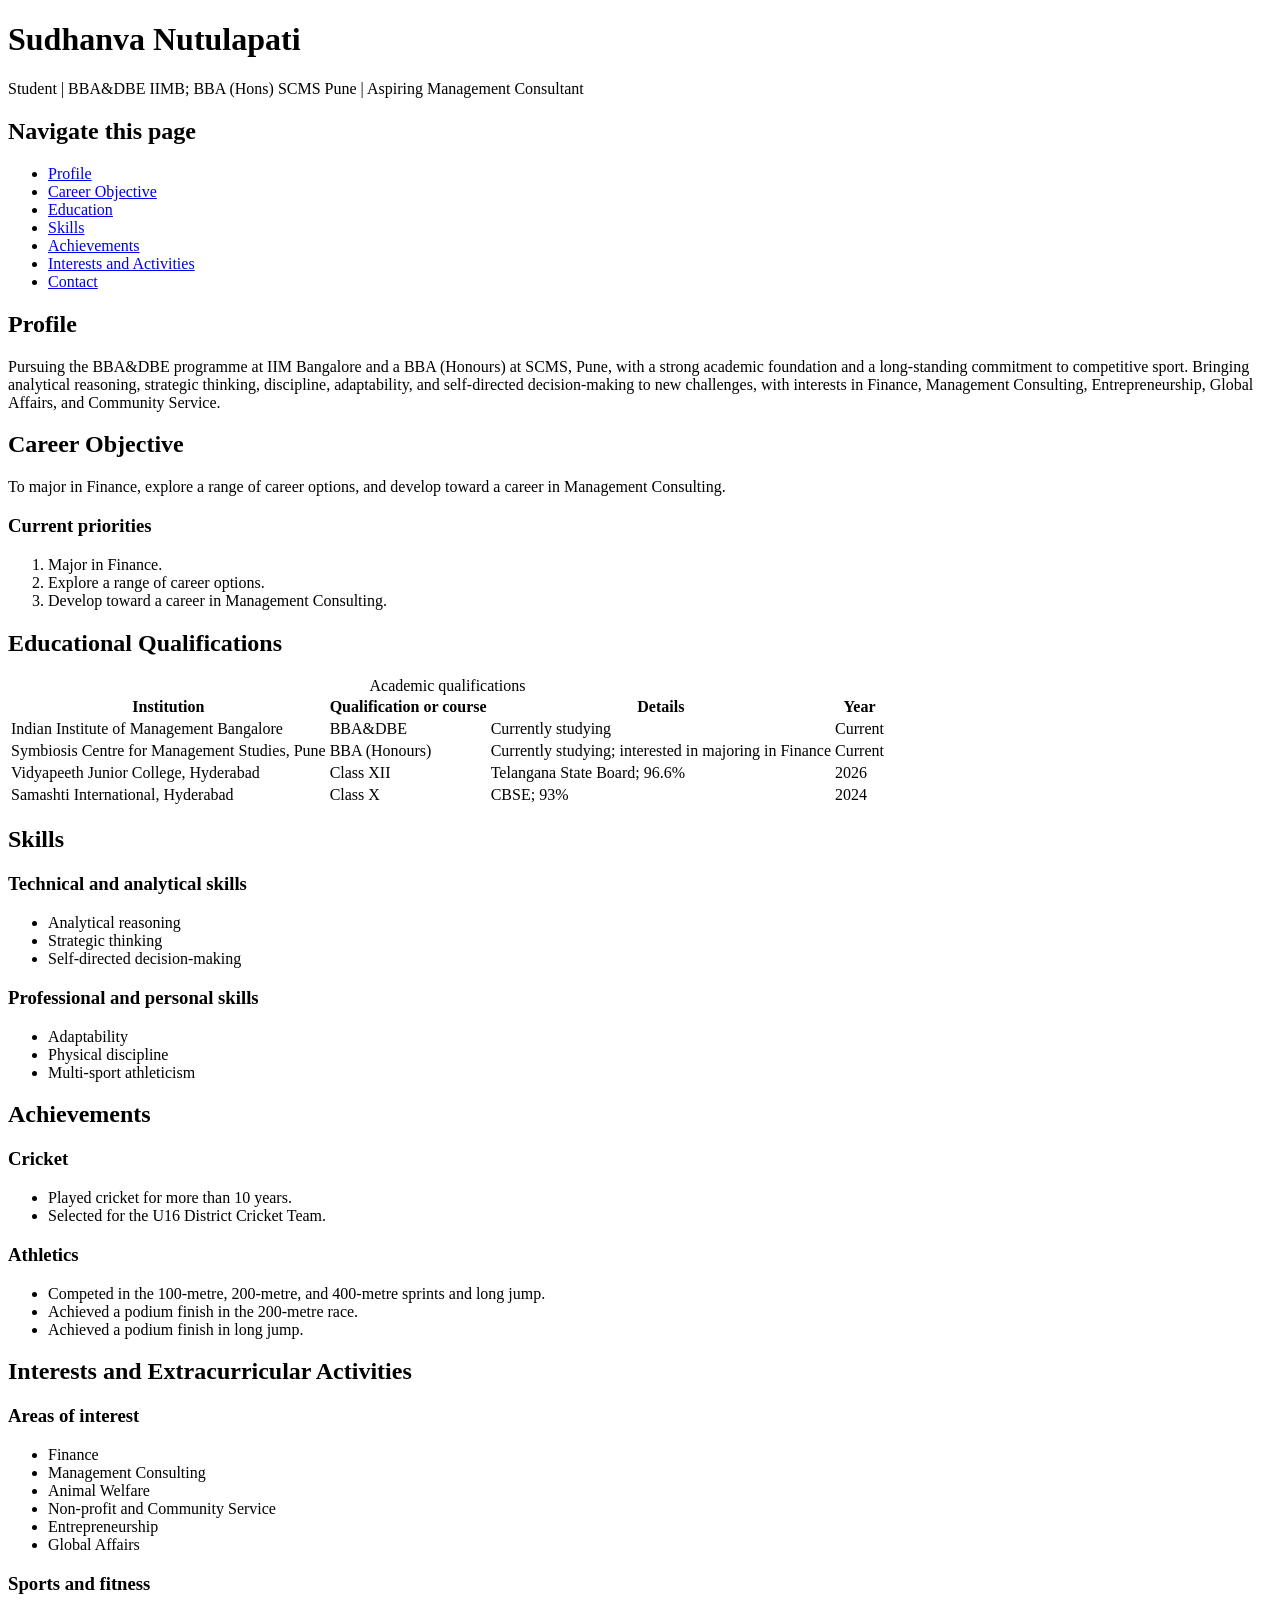
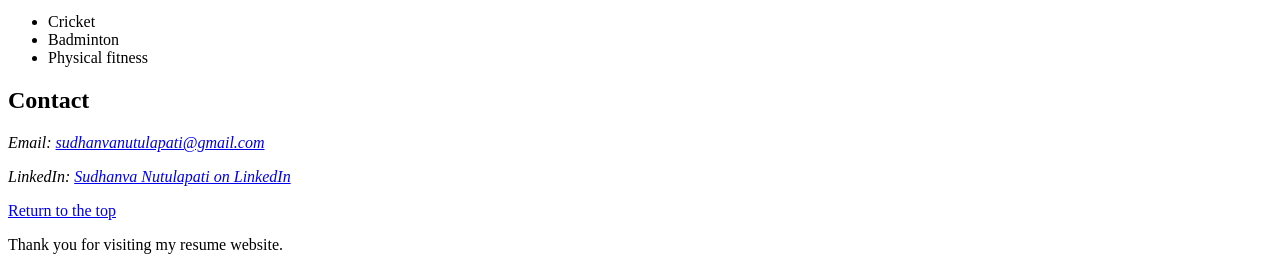
<file: index.html>
<!DOCTYPE html>
<html lang="en">
  <head>
    <meta charset="UTF-8">
    <meta name="viewport" content="width=device-width, initial-scale=1.0">
    <title>Sudhanva Nutulapati | Student and Aspiring Management Consultant</title>
  </head>
  <body>
    <header id="top">
      <h1>Sudhanva Nutulapati</h1>
      <p>Student | BBA&amp;DBE IIMB; BBA (Hons) SCMS Pune | Aspiring Management Consultant</p>
    </header>

    <nav aria-label="Main navigation">
      <h2>Navigate this page</h2>
      <ul>
        <li><a href="#profile">Profile</a></li>
        <li><a href="#objective">Career Objective</a></li>
        <li><a href="#education">Education</a></li>
        <li><a href="#skills">Skills</a></li>
        <li><a href="#achievements">Achievements</a></li>
        <li><a href="#interests">Interests and Activities</a></li>
        <li><a href="#contact">Contact</a></li>
      </ul>
    </nav>

    <main>
      <section id="profile">
        <h2>Profile</h2>
        <p>
          Pursuing the BBA&amp;DBE programme at IIM Bangalore and a BBA
          (Honours) at SCMS, Pune, with a strong academic foundation and a
          long-standing commitment to competitive sport. Bringing analytical
          reasoning, strategic thinking, discipline, adaptability, and
          self-directed decision-making to new challenges, with interests in
          Finance, Management Consulting, Entrepreneurship, Global Affairs, and
          Community Service.
        </p>
      </section>

      <section id="objective">
        <h2>Career Objective</h2>
        <p>
          To major in Finance, explore a range of career options, and develop
          toward a career in Management Consulting.
        </p>
        <h3>Current priorities</h3>
        <ol>
          <li>Major in Finance.</li>
          <li>Explore a range of career options.</li>
          <li>Develop toward a career in Management Consulting.</li>
        </ol>
      </section>

      <section id="education">
        <h2>Educational Qualifications</h2>
        <table>
          <caption>Academic qualifications</caption>
          <thead>
            <tr>
              <th scope="col">Institution</th>
              <th scope="col">Qualification or course</th>
              <th scope="col">Details</th>
              <th scope="col">Year</th>
            </tr>
          </thead>
          <tbody>
            <tr>
              <td>Indian Institute of Management Bangalore</td>
              <td>BBA&amp;DBE</td>
              <td>Currently studying</td>
              <td>Current</td>
            </tr>
            <tr>
              <td>Symbiosis Centre for Management Studies, Pune</td>
              <td>BBA (Honours)</td>
              <td>Currently studying; interested in majoring in Finance</td>
              <td>Current</td>
            </tr>
            <tr>
              <td>Vidyapeeth Junior College, Hyderabad</td>
              <td>Class XII</td>
              <td>Telangana State Board; 96.6%</td>
              <td>2026</td>
            </tr>
            <tr>
              <td>Samashti International, Hyderabad</td>
              <td>Class X</td>
              <td>CBSE; 93%</td>
              <td>2024</td>
            </tr>
          </tbody>
        </table>
      </section>

      <section id="skills">
        <h2>Skills</h2>
        <h3>Technical and analytical skills</h3>
        <ul>
          <li>Analytical reasoning</li>
          <li>Strategic thinking</li>
          <li>Self-directed decision-making</li>
        </ul>

        <h3>Professional and personal skills</h3>
        <ul>
          <li>Adaptability</li>
          <li>Physical discipline</li>
          <li>Multi-sport athleticism</li>
        </ul>
      </section>

      <section id="achievements">
        <h2>Achievements</h2>
        <article>
          <h3>Cricket</h3>
          <ul>
            <li>Played cricket for more than 10 years.</li>
            <li>Selected for the U16 District Cricket Team.</li>
          </ul>
        </article>

        <article>
          <h3>Athletics</h3>
          <ul>
            <li>
              Competed in the 100-metre, 200-metre, and 400-metre sprints and
              long jump.
            </li>
            <li>Achieved a podium finish in the 200-metre race.</li>
            <li>Achieved a podium finish in long jump.</li>
          </ul>
        </article>
      </section>

      <section id="interests">
        <h2>Interests and Extracurricular Activities</h2>
        <h3>Areas of interest</h3>
        <ul>
          <li>Finance</li>
          <li>Management Consulting</li>
          <li>Animal Welfare</li>
          <li>Non-profit and Community Service</li>
          <li>Entrepreneurship</li>
          <li>Global Affairs</li>
        </ul>

        <h3>Sports and fitness</h3>
        <ul>
          <li>Cricket</li>
          <li>Badminton</li>
          <li>Physical fitness</li>
        </ul>
      </section>
    </main>

    <footer id="contact">
      <h2>Contact</h2>
      <address>
        <p>
          Email:
          <a href="mailto:sudhanvanutulapati@gmail.com">
            sudhanvanutulapati@gmail.com
          </a>
        </p>
        <p>
          LinkedIn:
          <a href="https://www.linkedin.com/in/sudhanva-nutulapati-952684426">
            Sudhanva Nutulapati on LinkedIn
          </a>
        </p>
      </address>
      <p><a href="#top">Return to the top</a></p>
      <p>Thank you for visiting my resume website.</p>
    </footer>
  </body>
</html>
</file>
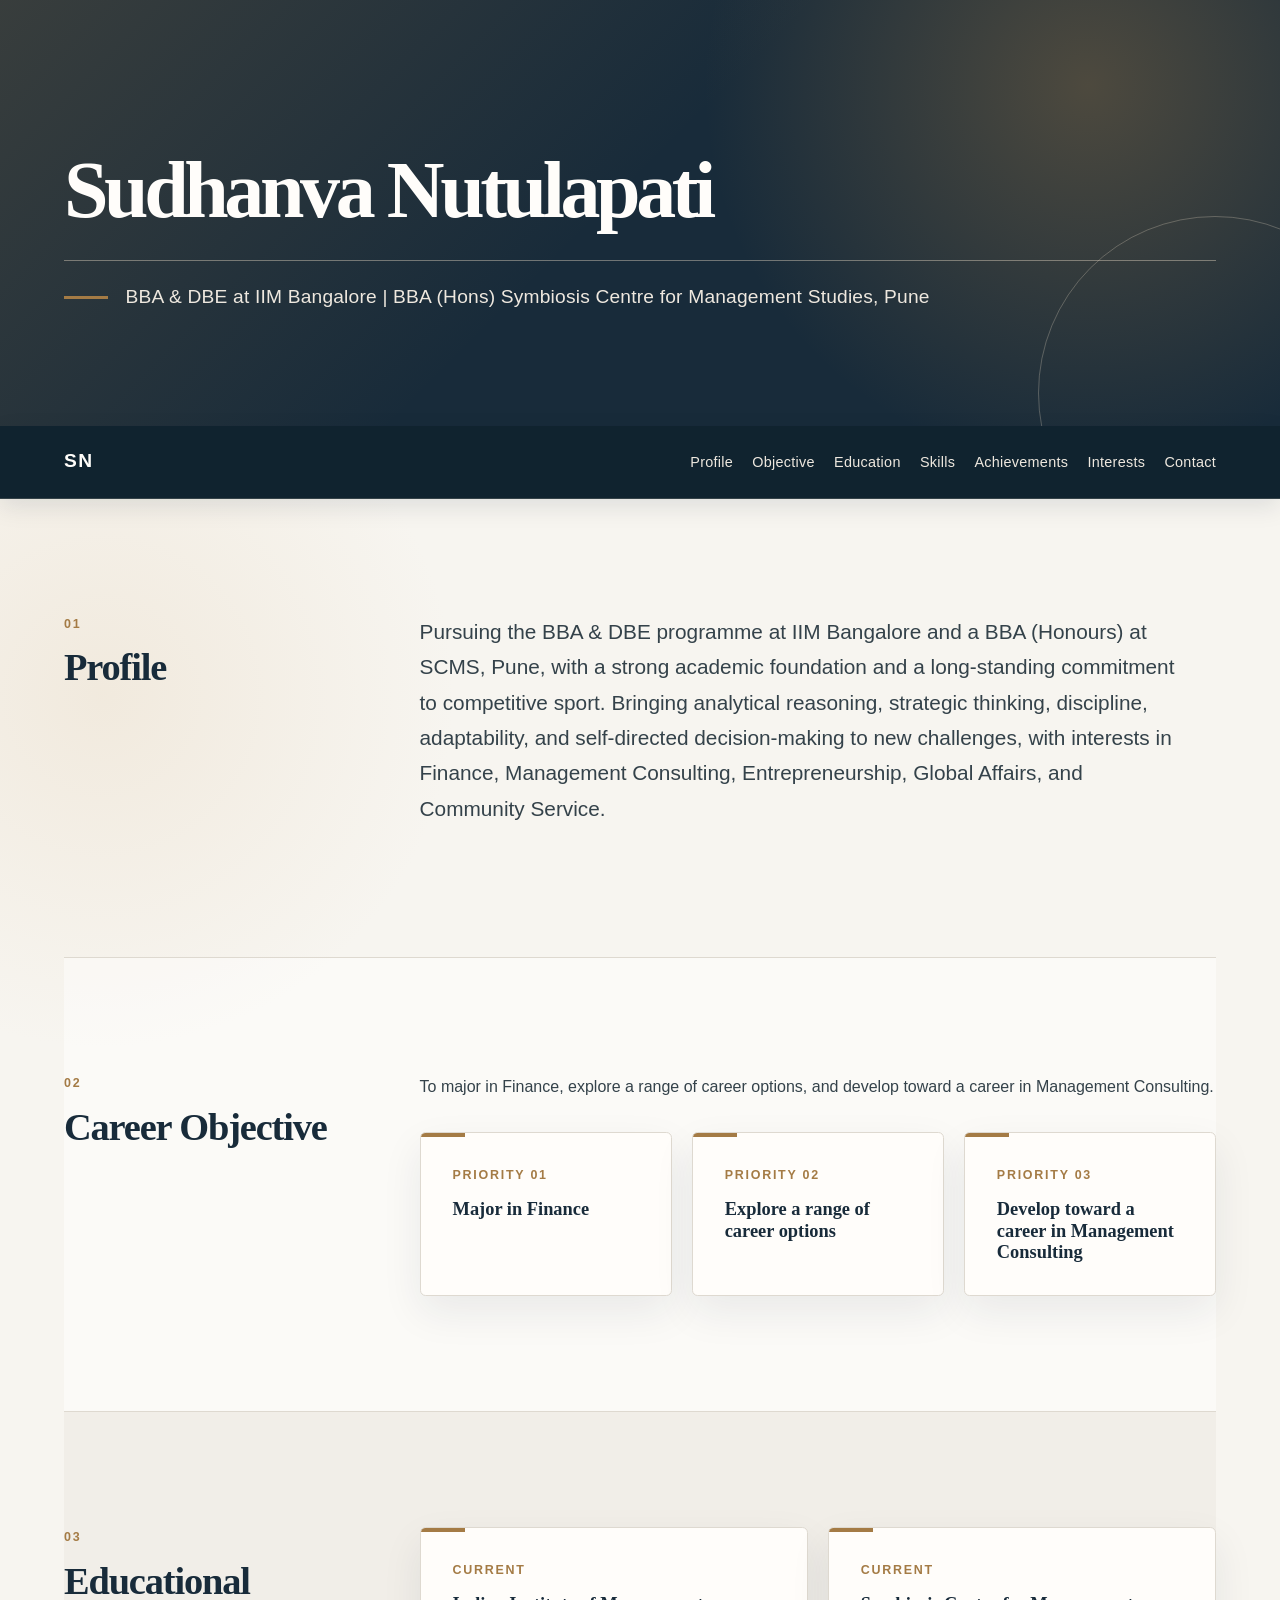
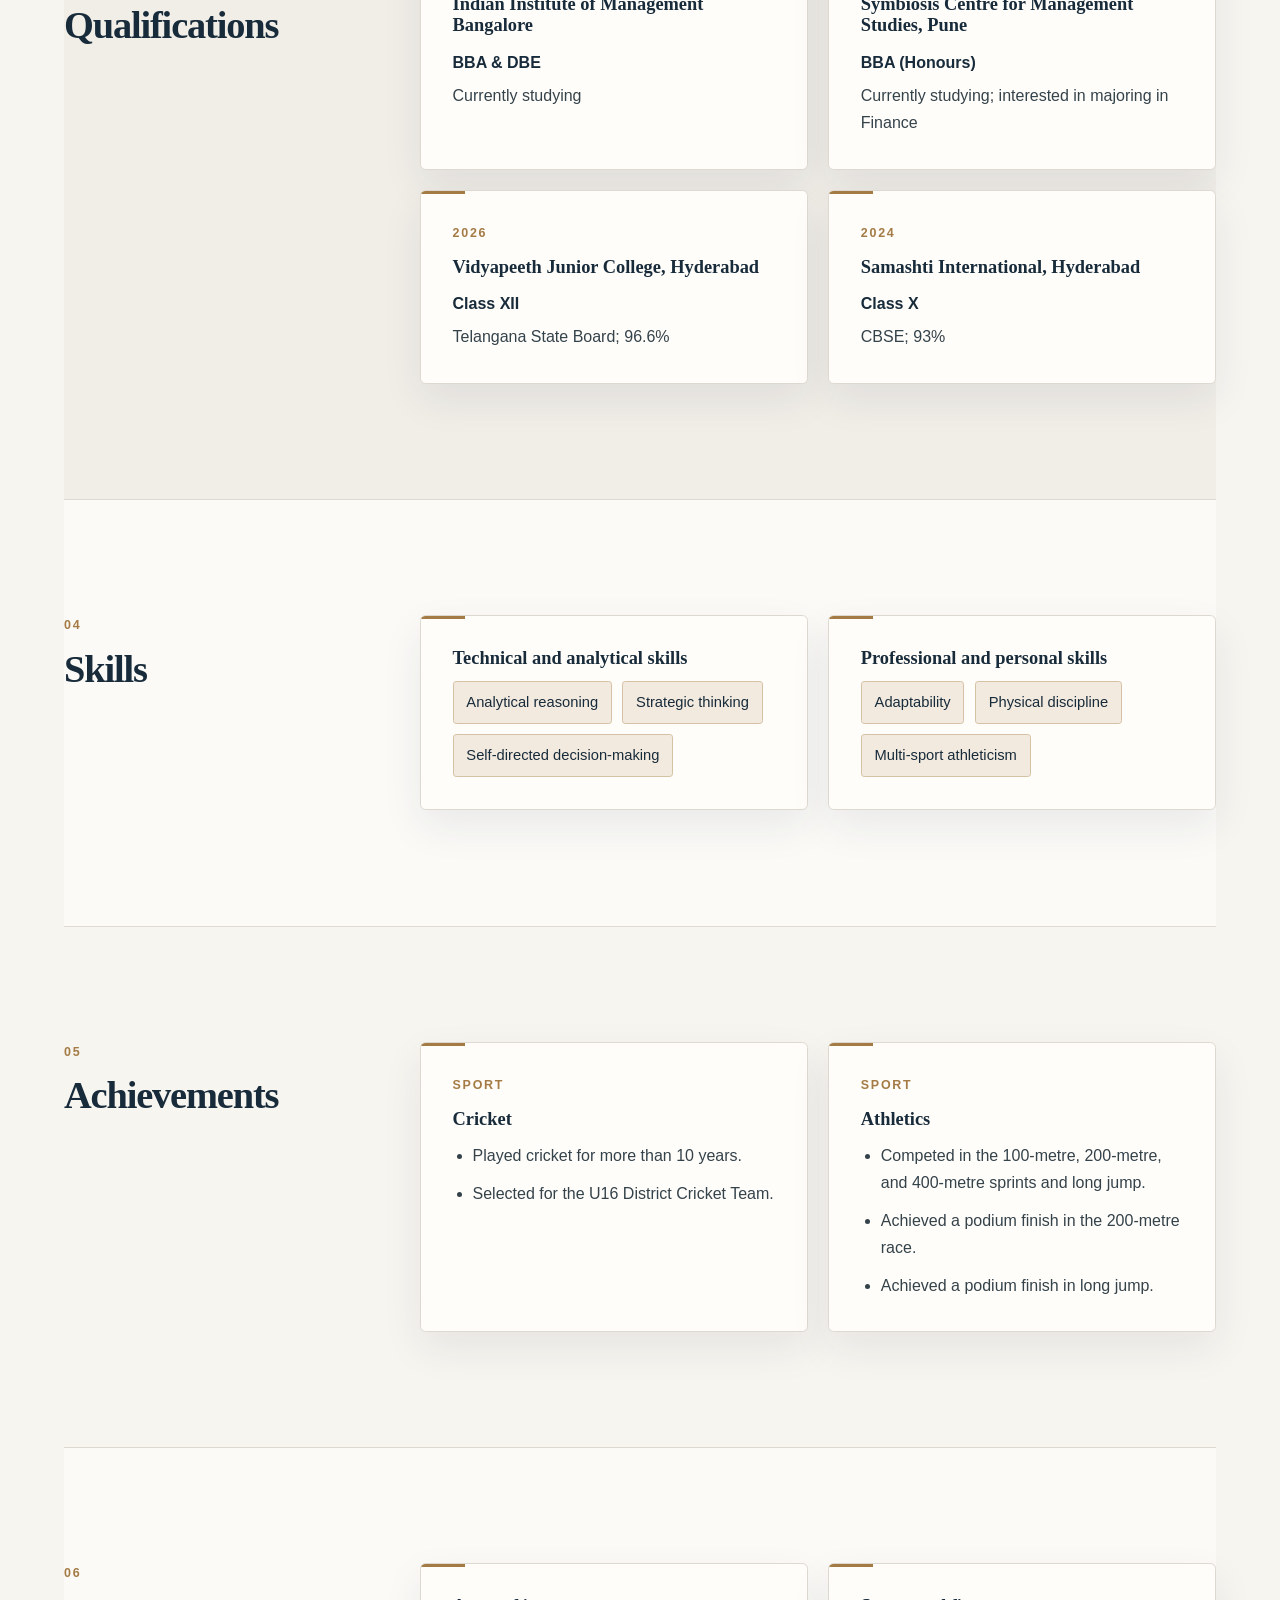
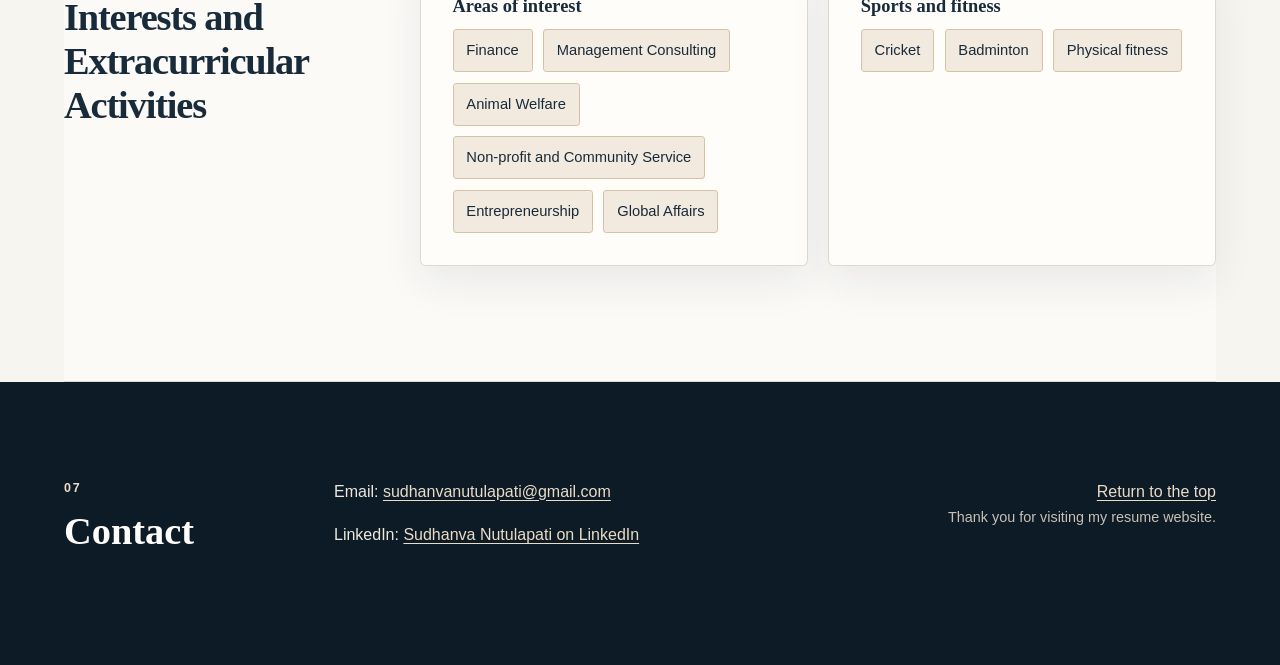
<file: css-resume/index.html>
<!DOCTYPE html>
<html lang="en">
  <head>
    <meta charset="UTF-8">
    <meta name="viewport" content="width=device-width, initial-scale=1.0">
    <meta
      name="description"
      content="Resume website for Sudhanva Nutulapati"
    >
    <title>Sudhanva Nutulapati | Resume</title>
    <link rel="stylesheet" href="style.css?v=2">
  </head>
  <body>
    <header id="top" class="hero">
      <div class="page-container">
        <h1>Sudhanva Nutulapati</h1>
        <p class="hero-summary">
          BBA &amp; DBE at IIM Bangalore | BBA (Hons) Symbiosis Centre for Management Studies, Pune
        </p>
      </div>
    </header>

    <nav class="site-navigation" aria-label="Main navigation">
      <div class="page-container navigation-content">
        <a class="skip-link" href="#main-content">Skip to content</a>
        <a class="brand-link" href="#top">SN</a>
        <ul class="navigation-list">
          <li><a href="#profile">Profile</a></li>
          <li><a href="#objective">Objective</a></li>
          <li><a href="#education">Education</a></li>
          <li><a href="#skills">Skills</a></li>
          <li><a href="#achievements">Achievements</a></li>
          <li><a href="#interests">Interests</a></li>
          <li><a href="#contact">Contact</a></li>
        </ul>
      </div>
    </nav>

    <main id="main-content" class="page-container" tabindex="-1">
      <section id="profile" class="content-section">
        <div class="section-heading">
          <p class="section-number">01</p>
          <h2>Profile</h2>
        </div>
        <div class="section-content profile-layout">
          <p class="lead-text">
            Pursuing the BBA &amp; DBE programme at IIM Bangalore and a BBA
            (Honours) at SCMS, Pune, with a strong academic foundation and a
            long-standing commitment to competitive sport. Bringing analytical
            reasoning, strategic thinking, discipline, adaptability, and
            self-directed decision-making to new challenges, with interests in
            Finance, Management Consulting, Entrepreneurship, Global Affairs,
            and Community Service.
          </p>
        </div>
      </section>

      <section id="objective" class="content-section">
        <div class="section-heading">
          <p class="section-number">02</p>
          <h2>Career Objective</h2>
        </div>
        <div class="section-content">
          <p>
            To major in Finance, explore a range of career options, and
            develop toward a career in Management Consulting.
          </p>
          <div class="priority-grid">
            <article class="card priority-card">
              <p class="card-label">Priority 01</p>
              <h3>Major in Finance</h3>
            </article>
            <article class="card priority-card">
              <p class="card-label">Priority 02</p>
              <h3>Explore a range of career options</h3>
            </article>
            <article class="card priority-card">
              <p class="card-label">Priority 03</p>
              <h3>Develop toward a career in Management Consulting</h3>
            </article>
          </div>
        </div>
      </section>

      <section id="education" class="content-section">
        <div class="section-heading">
          <p class="section-number">03</p>
          <h2>Educational Qualifications</h2>
        </div>
        <div class="section-content card-grid">
          <article class="card education-card">
            <p class="card-label">Current</p>
            <h3>Indian Institute of Management Bangalore</h3>
            <p class="card-title">BBA &amp; DBE</p>
            <p>Currently studying</p>
          </article>
          <article class="card education-card">
            <p class="card-label">Current</p>
            <h3>Symbiosis Centre for Management Studies, Pune</h3>
            <p class="card-title">BBA (Honours)</p>
            <p>
              Currently studying; interested in majoring in Finance
            </p>
          </article>
          <article class="card education-card">
            <p class="card-label">2026</p>
            <h3>Vidyapeeth Junior College, Hyderabad</h3>
            <p class="card-title">Class XII</p>
            <p>Telangana State Board; 96.6%</p>
          </article>
          <article class="card education-card">
            <p class="card-label">2024</p>
            <h3>Samashti International, Hyderabad</h3>
            <p class="card-title">Class X</p>
            <p>CBSE; 93%</p>
          </article>
        </div>
      </section>

      <section id="skills" class="content-section">
        <div class="section-heading">
          <p class="section-number">04</p>
          <h2>Skills</h2>
        </div>
        <div class="section-content skills-layout">
          <article class="card skill-group">
            <h3>Technical and analytical skills</h3>
            <ul class="skill-list">
              <li>Analytical reasoning</li>
              <li>Strategic thinking</li>
              <li>Self-directed decision-making</li>
            </ul>
          </article>
          <article class="card skill-group">
            <h3>Professional and personal skills</h3>
            <ul class="skill-list">
              <li>Adaptability</li>
              <li>Physical discipline</li>
              <li>Multi-sport athleticism</li>
            </ul>
          </article>
        </div>
      </section>

      <section id="achievements" class="content-section">
        <div class="section-heading">
          <p class="section-number">05</p>
          <h2>Achievements</h2>
        </div>
        <div class="section-content card-grid">
          <article class="card achievement-card">
            <p class="card-label">Sport</p>
            <h3>Cricket</h3>
            <ul>
              <li>Played cricket for more than 10 years.</li>
              <li>Selected for the U16 District Cricket Team.</li>
            </ul>
          </article>
          <article class="card achievement-card">
            <p class="card-label">Sport</p>
            <h3>Athletics</h3>
            <ul>
              <li>
                Competed in the 100-metre, 200-metre, and 400-metre sprints
                and long jump.
              </li>
              <li>Achieved a podium finish in the 200-metre race.</li>
              <li>Achieved a podium finish in long jump.</li>
            </ul>
          </article>
        </div>
      </section>

      <section id="interests" class="content-section">
        <div class="section-heading">
          <p class="section-number">06</p>
          <h2>Interests and Extracurricular Activities</h2>
        </div>
        <div class="section-content interests-layout">
          <article class="card interest-group">
            <h3>Areas of interest</h3>
            <ul class="tag-list">
              <li>Finance</li>
              <li>Management Consulting</li>
              <li>Animal Welfare</li>
              <li>Non-profit and Community Service</li>
              <li>Entrepreneurship</li>
              <li>Global Affairs</li>
            </ul>
          </article>
          <article class="card interest-group">
            <h3>Sports and fitness</h3>
            <ul class="tag-list">
              <li>Cricket</li>
              <li>Badminton</li>
              <li>Physical fitness</li>
            </ul>
          </article>
        </div>
      </section>
    </main>

    <footer id="contact">
      <div class="page-container footer-content">
        <div>
          <p class="section-number">07</p>
          <h2>Contact</h2>
        </div>
        <address>
          <p>
            Email:
            <a href="mailto:sudhanvanutulapati@gmail.com">
              sudhanvanutulapati@gmail.com
            </a>
          </p>
          <p>
            LinkedIn:
            <a href="https://www.linkedin.com/in/sudhanva-nutulapati-952684426">
              Sudhanva Nutulapati on LinkedIn
            </a>
          </p>
        </address>
        <div class="footer-note">
          <a href="#top">Return to the top</a>
          <p>Thank you for visiting my resume website.</p>
        </div>
      </div>
    </footer>
  </body>
</html>
</file>
<file: css-resume/style.css>
:root {
  --navy: #182b3a;
  --navy-dark: #0d1b27;
  --teal: #a47b45;
  --teal-light: #eadcc7;
  --paper: #f7f5f0;
  --white: #fffdfa;
  --text: #34424a;
  --muted: #69747a;
  --border: #ded9d0;
  --shadow: 0 1rem 2.5rem rgba(24, 43, 58, 0.08);
}

/* Element selectors: these declarations establish the page-wide baseline. */
* {
  box-sizing: border-box;
}

html {
  scroll-behavior: smooth;
}

body {
  margin: 0;
  background:
    radial-gradient(circle at 8% 18%, rgba(234, 220, 199, 0.45), transparent 22rem),
    var(--paper);
  color: var(--text);
  font-family: "Helvetica Neue", Helvetica, Arial, sans-serif;
  font-size: 1rem;
  line-height: 1.7;
}

h1,
h2,
h3,
p,
ul {
  margin-top: 0;
}

h1,
h2,
h3 {
  color: var(--navy);
  font-family: Georgia, "Times New Roman", serif;
  line-height: 1.15;
}

h1 {
  margin-bottom: 1.5rem;
  color: var(--white);
  font-size: clamp(2.5rem, 7vw, 5rem);
  letter-spacing: -0.055em;
  white-space: nowrap;
}

h2 {
  margin-bottom: 1rem;
  font-size: clamp(1.7rem, 3vw, 2.4rem);
}

h3 {
  margin-bottom: 0.75rem;
  font-size: 1.15rem;
}

p {
  margin-bottom: 1rem;
}

a {
  color: var(--teal);
  text-underline-offset: 0.2em;
}

a:hover,
a:focus-visible {
  color: var(--navy);
}

ul {
  padding-left: 1.25rem;
}

/* Reusable class selectors: this container keeps every section aligned. */
.page-container {
  width: min(100% - 3rem, 72rem);
  margin-inline: auto;
}

.hero {
  position: relative;
  overflow: hidden;
  padding: clamp(5rem, 12vw, 9rem) 0 clamp(4.5rem, 9vw, 7rem);
  background:
    radial-gradient(circle at 85% 20%, rgba(164, 123, 69, 0.38), transparent 24rem),
    linear-gradient(135deg, rgba(164, 123, 69, 0.23), transparent 48%),
    var(--navy);
}

.hero .page-container {
  position: relative;
  z-index: 1;
}

.hero::after {
  position: absolute;
  right: -7rem;
  bottom: -9rem;
  width: 22rem;
  height: 22rem;
  border: 1px solid rgba(234, 220, 199, 0.28);
  border-radius: 50%;
  content: "";
}

.section-number,
.card-label {
  color: var(--teal);
  font-size: 0.78rem;
  font-weight: 700;
  letter-spacing: 0.14em;
  text-transform: uppercase;
}

.hero-summary {
  max-width: none;
  padding-top: 1.25rem;
  border-top: 1px solid rgba(234, 220, 199, 0.42);
  margin-bottom: 0;
  color: #eee8df;
  font-size: clamp(1rem, 1.8vw, 1.2rem);
  letter-spacing: 0.01em;
  white-space: nowrap;
}

.hero-summary::before {
  display: inline-block;
  width: 2.75rem;
  height: 0.2rem;
  margin: 0 0.75rem 0.25rem 0;
  background-color: var(--teal);
  content: "";
}

.site-navigation {
  position: sticky;
  z-index: 10;
  top: 0;
  border-bottom: 1px solid rgba(234, 220, 199, 0.16);
  background-color: rgba(9, 28, 41, 0.97);
  box-shadow: 0 0.5rem 1.5rem rgba(12, 34, 51, 0.1);
}

.navigation-content {
  position: relative;
  display: flex;
  align-items: center;
  justify-content: space-between;
  min-height: 4.5rem;
  gap: 1.5rem;
}

.brand-link {
  flex: 0 0 auto;
  color: var(--white);
  font-size: 1.2rem;
  font-weight: 700;
  letter-spacing: 0.08em;
  text-decoration: none;
}

.brand-link:hover,
.brand-link:focus-visible {
  color: var(--teal-light);
}

.navigation-list {
  display: flex;
  flex-wrap: wrap;
  justify-content: flex-end;
  gap: 0.25rem 1.2rem;
  margin: 0;
  padding: 0;
  list-style: none;
}

.navigation-list a {
  color: #eee8df;
  font-size: 0.9rem;
  letter-spacing: 0.02em;
  text-decoration: none;
}

.navigation-list a:hover,
.navigation-list a:focus-visible {
  color: var(--teal-light);
}

.skip-link {
  position: fixed;
  left: 1rem;
  top: 0.5rem;
  z-index: 1;
  padding: 0.5rem 0.75rem;
  background-color: var(--white);
  color: var(--navy);
  transform: translateY(-200%);
}

.skip-link:focus-visible {
  transform: translateY(0);
}

#main-content:focus {
  outline: 0.2rem solid var(--teal);
  outline-offset: 0.35rem;
}

.content-section {
  display: grid;
  grid-template-columns: minmax(10rem, 0.7fr) minmax(0, 2fr);
  gap: clamp(2rem, 6vw, 5rem);
  padding: clamp(4.5rem, 9vw, 8rem) 0;
  border-bottom: 1px solid var(--border);
  scroll-margin-top: 4.5rem;
}

.content-section:nth-of-type(even) {
  background-color: rgba(255, 255, 255, 0.42);
}

.section-heading h2 {
  margin-bottom: 0;
  letter-spacing: -0.03em;
}

.section-number {
  margin-bottom: 0.65rem;
}

.section-content {
  min-width: 0;
}

.lead-text {
  max-width: 48rem;
  font-size: clamp(1.1rem, 2vw, 1.3rem);
}

/* Class selector for repeated cards; Flexbox and grid children share this style. */
.card {
  position: relative;
  overflow: hidden;
  padding: clamp(1.35rem, 3vw, 2rem);
  border: 1px solid var(--border);
  border-radius: 0.35rem;
  background-color: var(--white);
  box-shadow: var(--shadow);
  transition: border-color 0.2s ease, box-shadow 0.2s ease,
    transform 0.2s ease;
}

.card::before {
  position: absolute;
  top: 0;
  left: 0;
  width: 2.75rem;
  height: 0.2rem;
  background-color: var(--teal);
  content: "";
}

.card:hover {
  border-color: #c8ab7d;
  box-shadow: 0 1.25rem 2.75rem rgba(17, 45, 61, 0.12);
  transform: translateY(-0.2rem);
}

.card-label {
  margin-bottom: 0.8rem;
}

.card-title {
  margin-bottom: 0.4rem;
  color: var(--navy);
  font-weight: 700;
}

.priority-grid,
.card-grid,
.skills-layout,
.interests-layout {
  display: flex;
  flex-wrap: wrap;
  gap: 1.25rem;
}

.priority-grid {
  margin-top: 2rem;
}

.priority-card {
  flex: 1 1 12rem;
}

.priority-card h3 {
  margin-bottom: 0;
}

.priority-card:nth-child(2)::before {
  background-color: var(--teal);
}

.priority-card:nth-child(3)::before {
  background-color: var(--teal);
}

.card-grid > .card {
  flex: 1 1 18rem;
}

.education-card,
.achievement-card {
  display: flex;
  flex-direction: column;
}

.education-card p:last-child,
.achievement-card ul:last-child {
  margin-bottom: 0;
}

.skill-group,
.interest-group {
  flex: 1 1 18rem;
}

.skill-list,
.tag-list {
  display: flex;
  flex-wrap: wrap;
  gap: 0.65rem;
  margin: 0;
  padding: 0;
  list-style: none;
}

.skill-list li,
.tag-list li {
  padding: 0.5rem 0.8rem;
  border: 1px solid #d5c2a4;
  border-radius: 0.2rem;
  background-color: #f2eadf;
  color: var(--navy);
  font-size: 0.92rem;
}

.achievement-card li + li {
  margin-top: 0.65rem;
}

/* ID selectors: these declarations intentionally demonstrate section-specific styling. */
#top {
  background-color: var(--navy);
}

#education {
  background-color: #f1eee8;
}

#contact {
  background-color: var(--navy-dark);
  color: #eee8df;
}

#contact h2 {
  color: var(--white);
}

#contact .section-number {
  color: var(--teal-light);
}

.footer-content {
  display: grid;
  grid-template-columns: 0.7fr 1.5fr 1fr;
  gap: 2rem;
  align-items: start;
  padding: clamp(4rem, 8vw, 6rem) 0;
}

.footer-content address {
  font-style: normal;
}

.footer-content a {
  color: var(--teal-light);
}

.footer-content a:hover,
.footer-content a:focus-visible {
  color: var(--white);
}

.footer-note {
  text-align: right;
}

.footer-note p {
  margin-bottom: 0;
  color: #c9c0b5;
  font-size: 0.9rem;
}

/* Responsive layout: cards and footer move to one column on smaller screens. */
@media (max-width: 900px) {
  .hero-summary {
    white-space: normal;
  }

  .hero-summary::before {
    display: block;
    margin: 0 0 0.85rem;
  }
}

@media (max-width: 700px) {
  .page-container {
    width: min(100% - 2rem, 72rem);
  }

  .navigation-content {
    align-items: flex-start;
    flex-direction: column;
    padding: 1rem 0;
  }

  .navigation-list {
    justify-content: flex-start;
  }

  h1 {
    white-space: normal;
  }

  .site-navigation {
    position: static;
  }

  .content-section {
    display: block;
    padding: 3.5rem 0;
  }

  .section-heading {
    margin-bottom: 2rem;
  }

  .footer-content {
    display: block;
    padding: 3.5rem 0;
  }

  .footer-content address {
    margin: 2rem 0;
  }

  .footer-note {
    text-align: left;
  }
}
</file>
